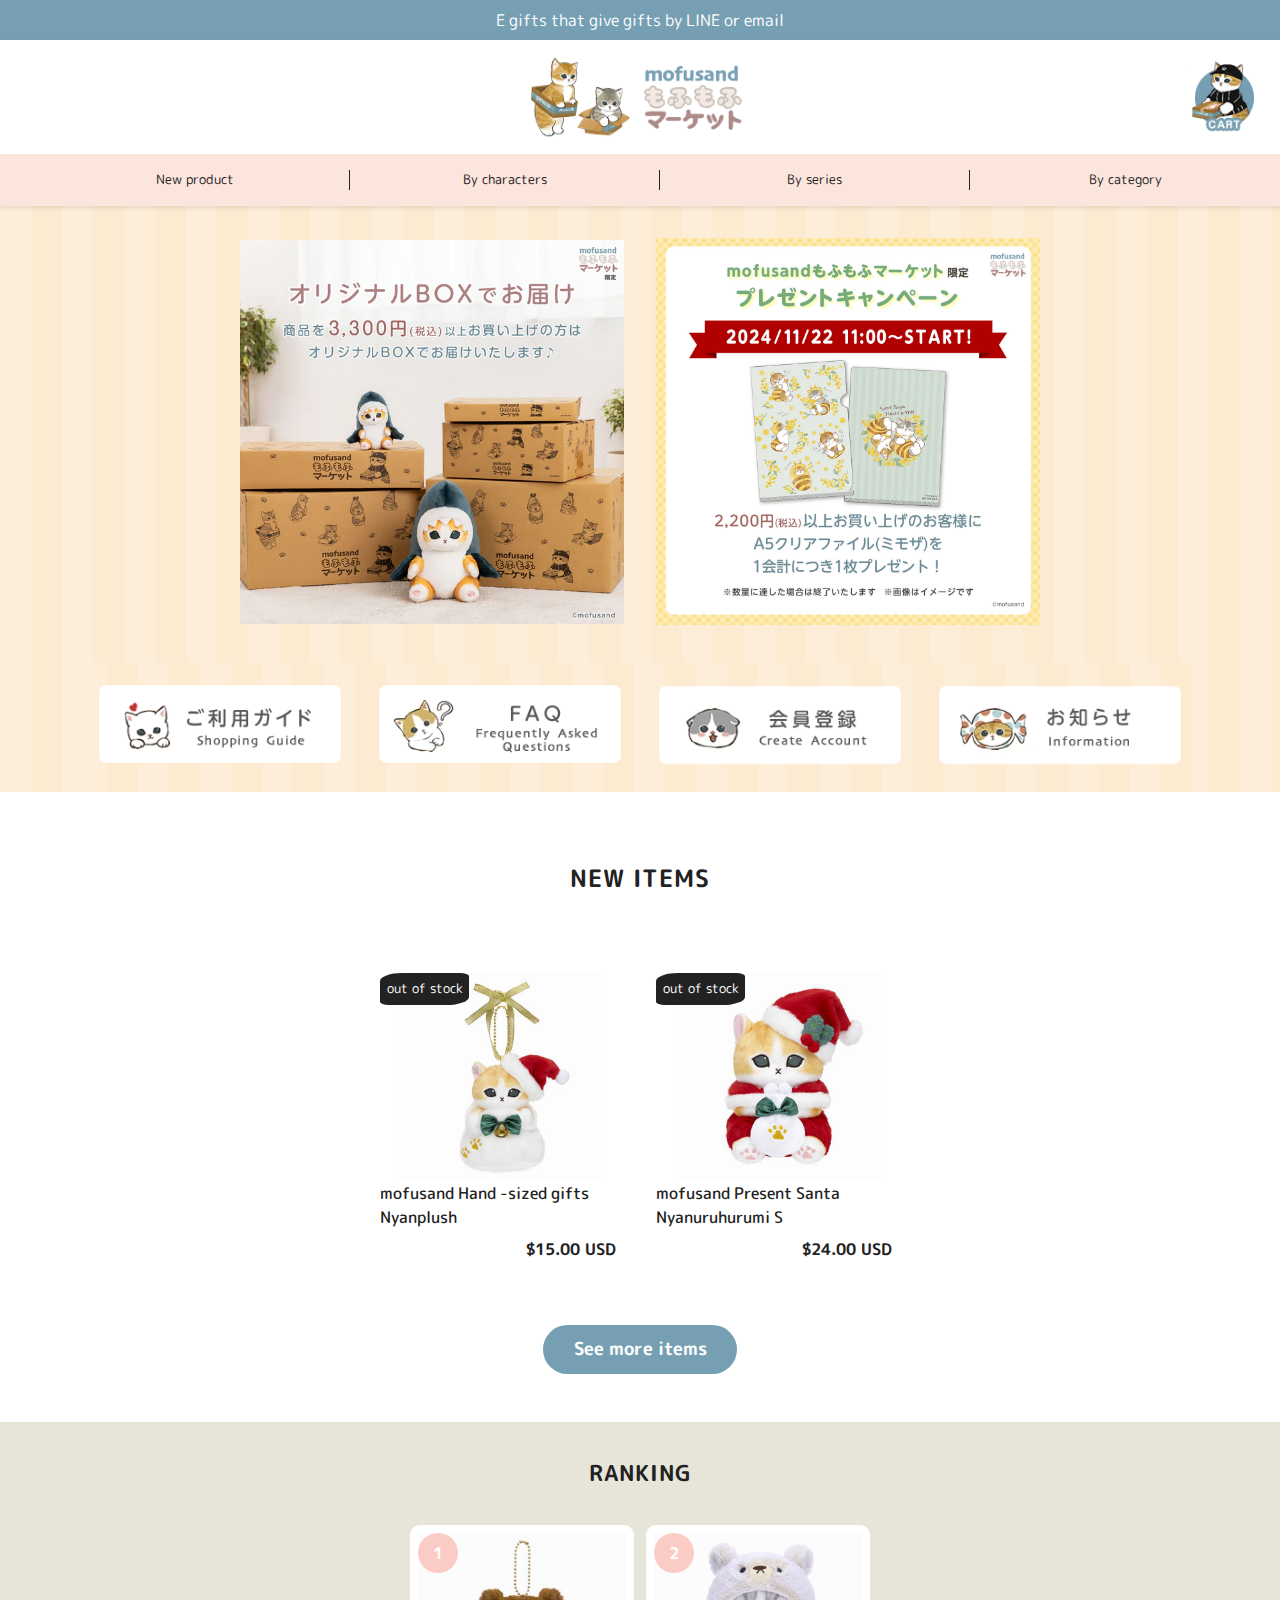
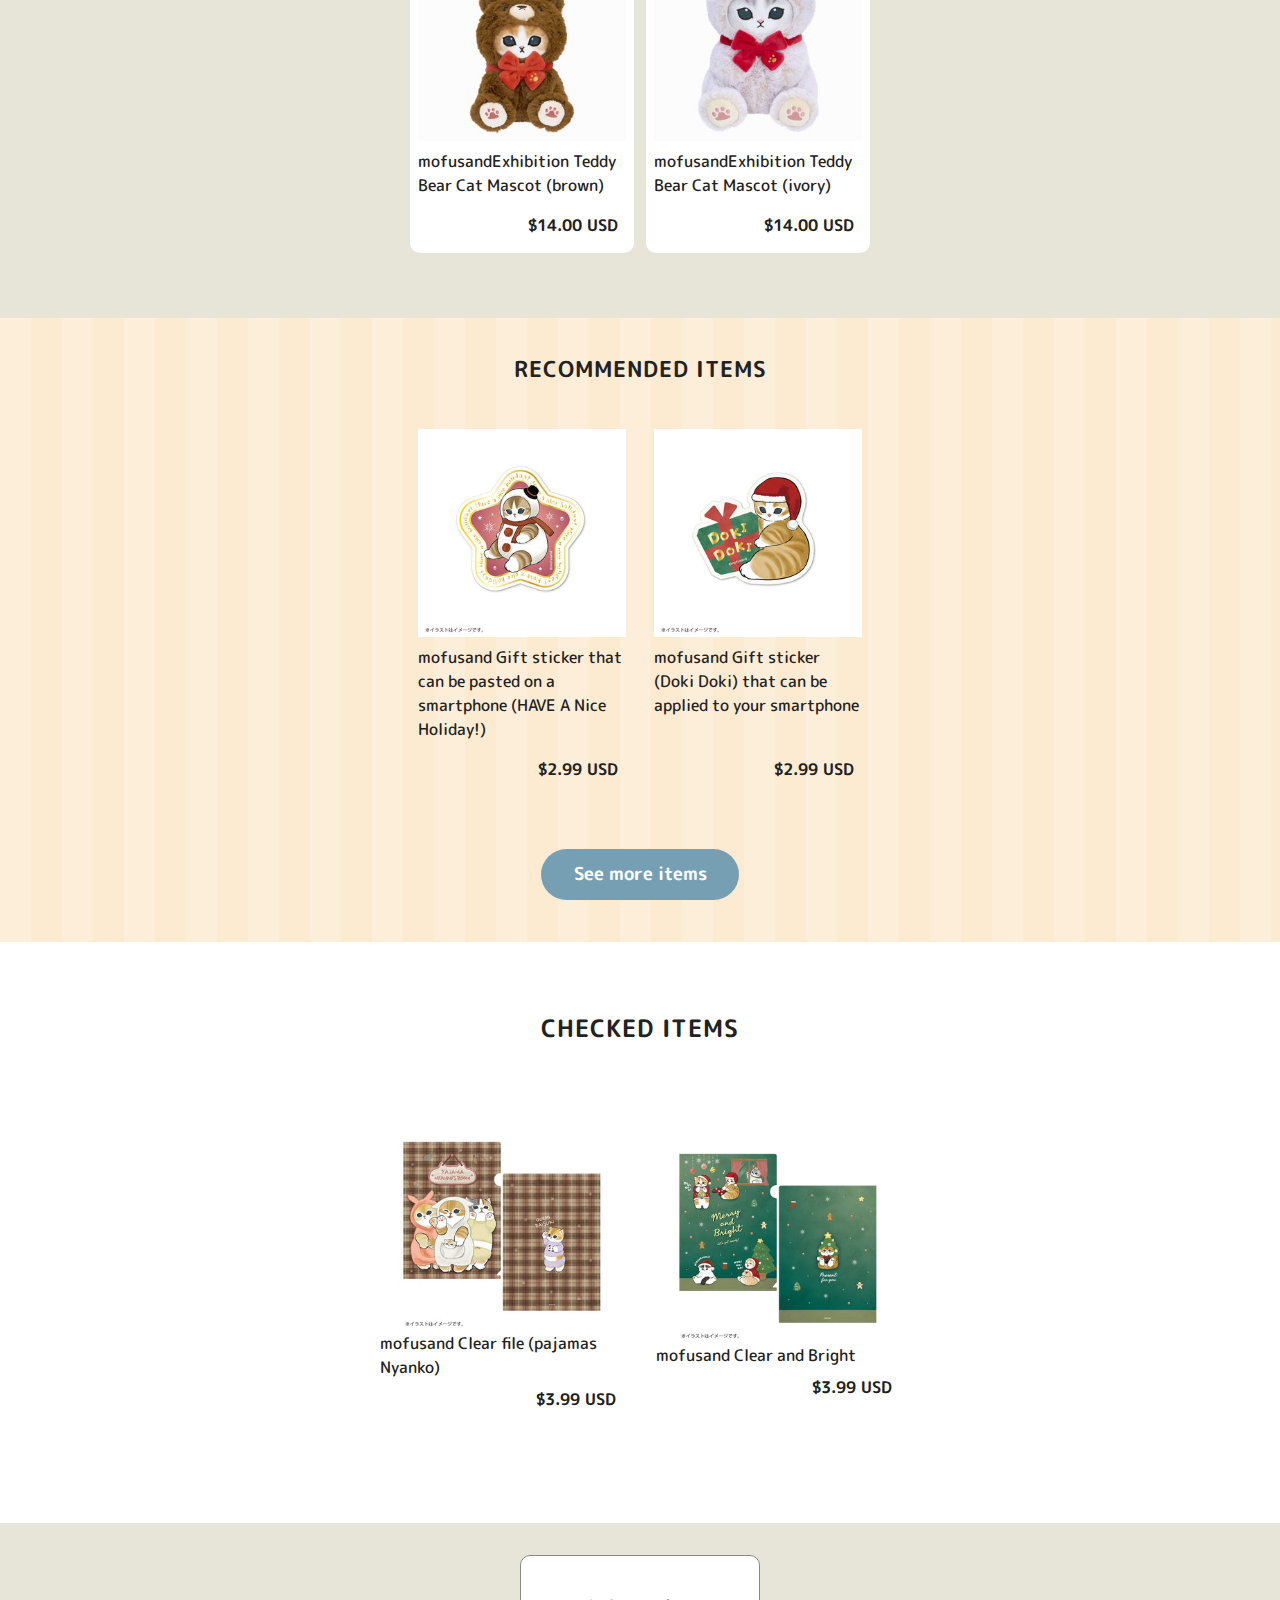
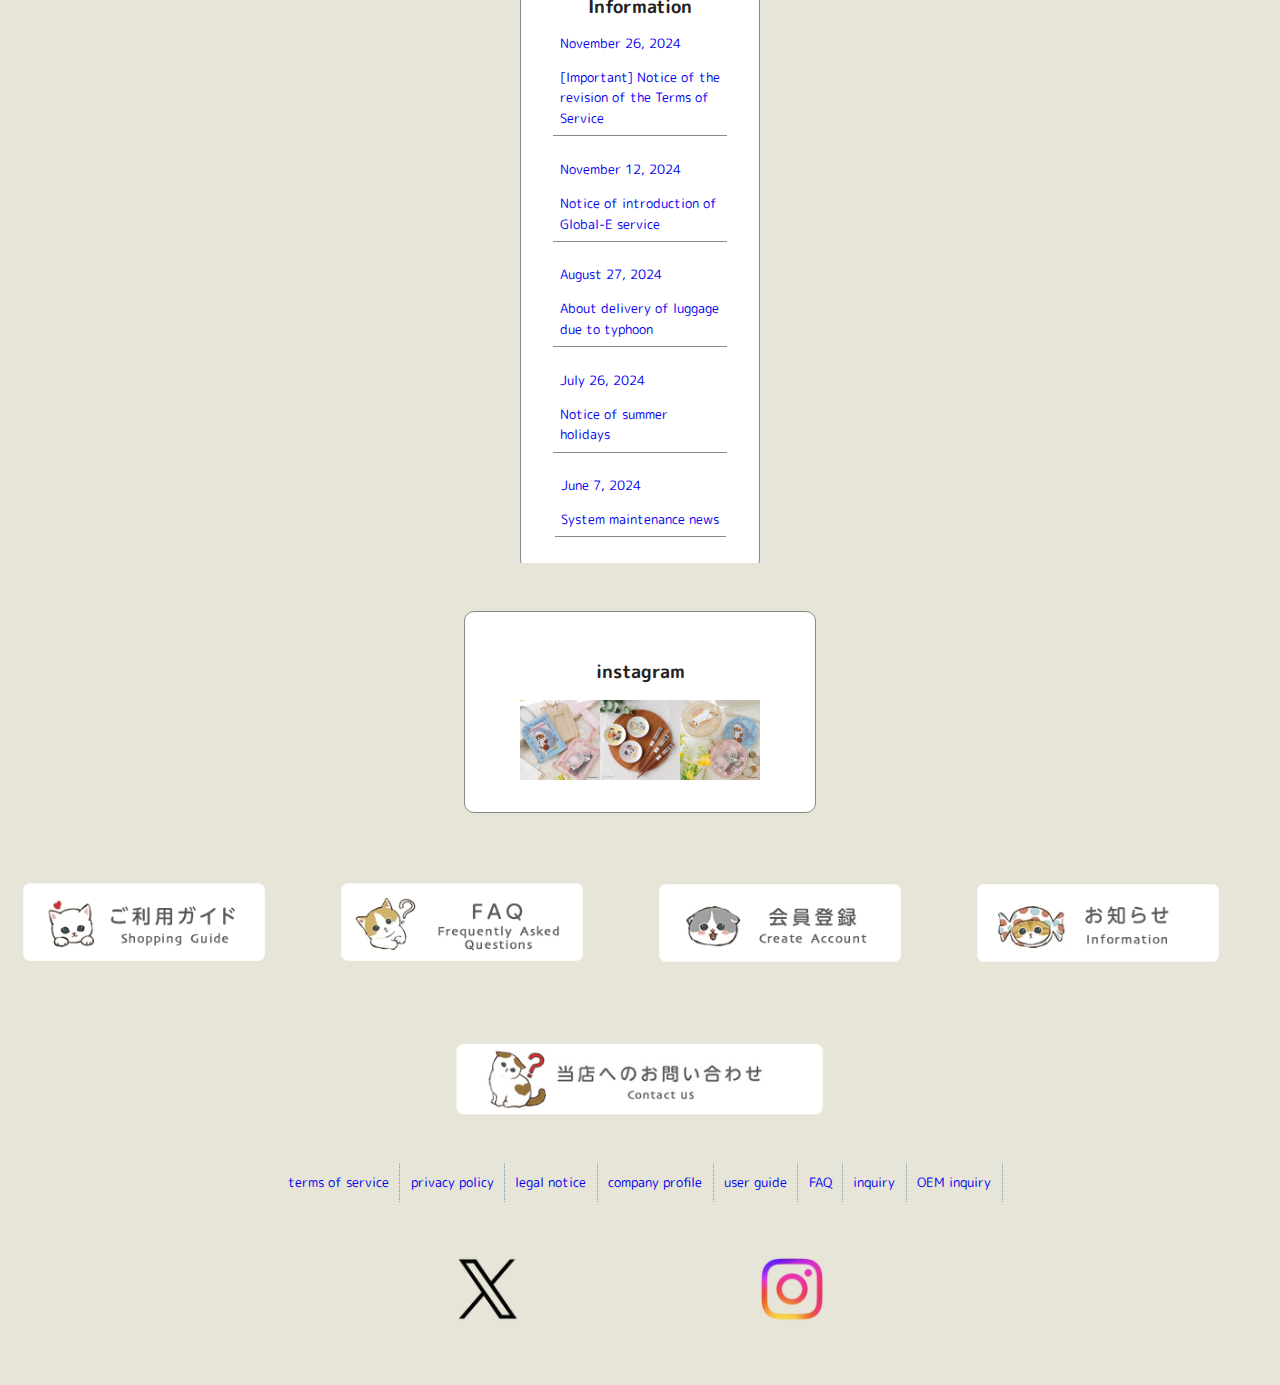
<file: basiswebsite/index.html>
<!DOCTYPE html>
<html lang="en">

<head>
	<meta charset="UTF-8">
	<meta name="author" content="Melissa Aksoy">
	<meta name="viewport" content="width=device-width, initial-scale=1.0">

	<title>Mofusand home</title>

	<link href="styles/style.css" rel="stylesheet">
	<link href="styles/main.css" rel="stylesheet">
	<link rel="icon" type="image/svg+xml" href="images/apple-touch-icon.png">
	<link href="https://fonts.googleapis.com/css2?family=M+PLUS+Rounded+1c:wght@400;700&display=swap" rel="stylesheet">

</head>

<body>
	<section>
		<p>E gifts that give gifts by LINE or email</p>
	</section>
	<header>

		<img src="images/mofulogo.png"
			alt="mofusand logo saying 'mofusand mofumofu market' orange and gray cat in a box next to it.">

		<img src="images/mofucart.png" alt="'cart' cat wearing black delivery person clothing">


		<button> <img src="images/icon_menu.png" alt="menu"></button>
		<nav>
			<button><img src="images/icon_close.png" alt="close menu"></button>
			<ul>
				<li><a href="#">New product</a></li>
				<li><a href="#">By characters</a></li>
				<li><a href="#">By series</a></li>
				<li><a href="#">By category</a></li>
			</ul>
		</nav>



	</header>

	<main>
		<section aria-label="Image Slideshow">

			<ul>
				<li>
					<a href="#">
						<img src="images/eerstepicslide.png" alt="Image with shark cat and boxes">
					</a>
				</li>
				<li>
					<a href="#">
						<img src="images/slideshowreal1.png"
							alt="Image with phone and an app where you can send gifts to each other">
					</a>
				</li>
			</ul>

		</section>


		<section>
			<ul>
				<li> <a href="#"><img src="images/shoppinguide.png"
							alt="shopping guide button with a white cat next to it."> </a></li>


				<li><a href="#"> <img src="images/frequentlyasked.png"
							alt="FAQ button with an orange/white cat next to it."> </a></li>


				<li> <a href="#"><img src="images/createacc.png"
							alt="create account button with a gray/white cat next to it.">
					</a>
				</li>

				<li><a href="#"> <img src="images/info.png" alt="information button"> </a> </li>
			</ul>
		</section>


		<section>
			<h2>NEW ITEMS</h2>
			<ul>
				<li>


					<h3> mofusand Hand -sized gifts Nyanplush </h3>

					<h4> $15.00 USD </h4>

					<p> out of stock </p>

					<img src="images/smallplush.png" alt="Nyanplush cat">

				</li>
				<li>

					<h3>mofusand Present Santa Nyanuruhurumi S</h3>

					<h4> $24.00 USD </h4>

					<p>out of stock</p>

					<img src="images/bigplush.png" alt="Santa Nyanuruhurumi cat plush">

				</li>
			</ul>

			<a href="#">See more items</a>
		</section>


		<section>
			<h2>RANKING</h2>

			<ul>
				<li>
					<p>1</p>

					<h3> mofusand&shy;Exhibition Teddy Bear Cat Mascot (brown)</h3>

					<h4>$14.00 USD</h4>

					<img src="images/brownb.png" alt="orange/white cat disguised as a brown bear in a fluffy suit">
				</li>
				<li>
					<p>2</p>

					<h3>mofusand&shy;Exhibition Teddy Bear Cat Mascot (ivory)</h3>

					<h4>$14.00 USD</h4>

					<img src="images/ivoryb.png" alt="gray/white cat disguised as an ivory bear in a fluffy suit.">
				</li>
			</ul>
		</section>

		<section>
			<h2>RECOMMENDED ITEMS</h2>

			<ul>
				<li>

					<img src="images/happyholidays.png" alt="orange/white cat phone sticker. cat is in winter clothing">

					<h3> mofusand Gift sticker that can be pasted on a smartphone (HAVE A Nice Holiday!)</h3>

					<h4>$2.99 USD</h4>
				</li>
				<li>

					<img src="images/dokidoki.png"
						alt="orange/white cat phone sticker wearing a santa hat and holding a gift with 'dokidoki' on it.">

					<h3>mofusand Gift sticker (Doki Doki) ​​that can be applied to your smartphone</h3>

					<h4>$2.99 USD</h4>
				</li>
			</ul>

			<a href="#">See more items</a>


		</section>
		<section>
			<h2>CHECKED ITEMS</h2>

			<ul>
				<li>

					<img src="images/nyanko.png" alt="brown file with cats in pajamas on it">

					<h3> mofusand Clear file (pajamas Nyanko)</h3>

					<h4>$3.99 USD</h4>
				</li>
				<li>

					<img src="images/green.png" alt="gray/white cat disguised as an ivory bear in a fluffy suit.">

					<h3>mofusand Clear and Bright</h3>

					<h4>$3.99 USD</h4>
				</li>
			</ul>
		</section>



		<section>
			<div>
				<h2>Information</h2>
				<ul>
					<li> <a href="#">
							<p>
								<time datetime="November 26, 2024">November 26, 2024</time>
							</p>
							<p>[Important] Notice of the revision of the Terms of Service </p>
						</a>
					</li>

					<li> <a href="#">
							<p>
								<time datetime="November 12, 2024">November 12, 2024</time>
							</p>
							<p>Notice of introduction of Global-E service</p>
						</a>
					</li>

					<li> <a href="#">
							<p>
								<time datetime="August 27, 2024">August 27, 2024</time>
							</p>
							<p>About delivery of luggage due to typhoon</p>
						</a>
					</li>

					<li> <a href="#">
							<p>
								<time datetime="July 26, 2024">July 26, 2024</time>
							</p>
							<p>Notice of summer holidays</p>
						</a>
					</li>

					<li> <a href="#">
							<p>
								<time datetime="June 7, 2024">June 7, 2024</time>
							</p>
							<p>System maintenance news</p>
						</a>
					</li>

				</ul>
			</div>
		</section>



		<section>
			<div>
				<h2>instagram</h2>

				<ul>
					<li><img src="images/img1insta.jpeg" alt=""></li>
					<li><img src="images/img2.jpeg" alt=""></li>
					<li><img src="images/img3.jpeg" alt=""></li>
				</ul>
			</div>
		</section>

		<section>
			<ul>
				<li> <a href="#"><img src="images/shoppinguide.png"
							alt="shopping guide button with a white cat next to it."> </a></li>


				<li><a href="#"> <img src="images/frequentlyasked.png"
							alt="FAQ button with an orange/white cat next to it."> </a></li>


				<li> <a href="#"><img src="images/createacc.png"
							alt="create account button with a gray/white cat next to it.">
					</a>
				</li>

				<li><a href="#"> <img src="images/info.png" alt="information button"> </a> </li>
			</ul>
		</section>


	</main>
	<footer>

		<img src="images/contact.png" alt="contact us">

		<ul>
			<li><a href="#">terms of service</a></li>
			<li><a href="#">privacy policy</a></li>
			<li><a href="#">legal notice</a></li>
			<li><a href="#">company profile</a></li>
			<li><a href="#">user guide</a></li>
			<li><a href="#">FAQ</a></li>
			<li><a href="#">inquiry</a></li>
			<li><a href="#">OEM inquiry</a></li>
		</ul>

		<section>
			<ul>
				<li><img src="images/twitter.png" alt="twitter logo"></li>
				<li><img src="images/insta.png" alt="instagram logo"></li>
			</ul>
		</section>

	</footer>

	<script defer src="scripts/script.js"></script>
</body>

</html>
</file>
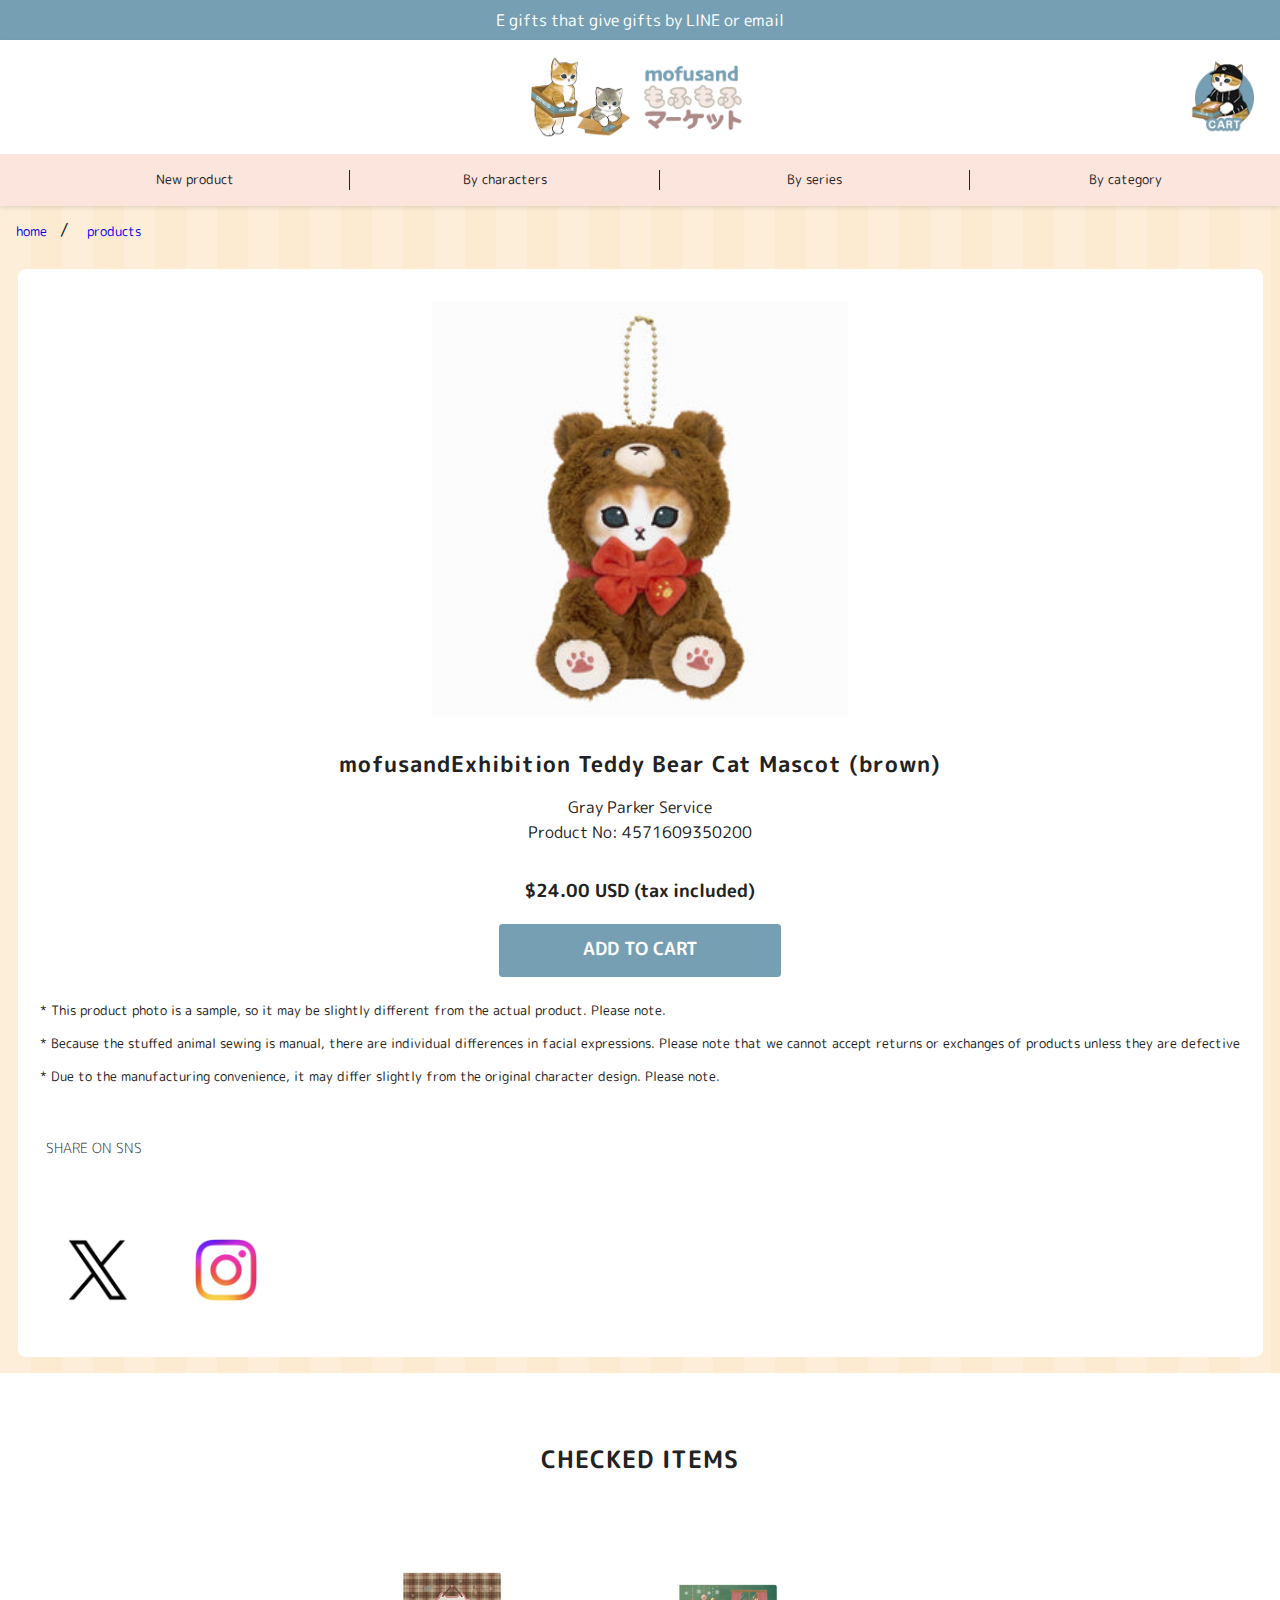
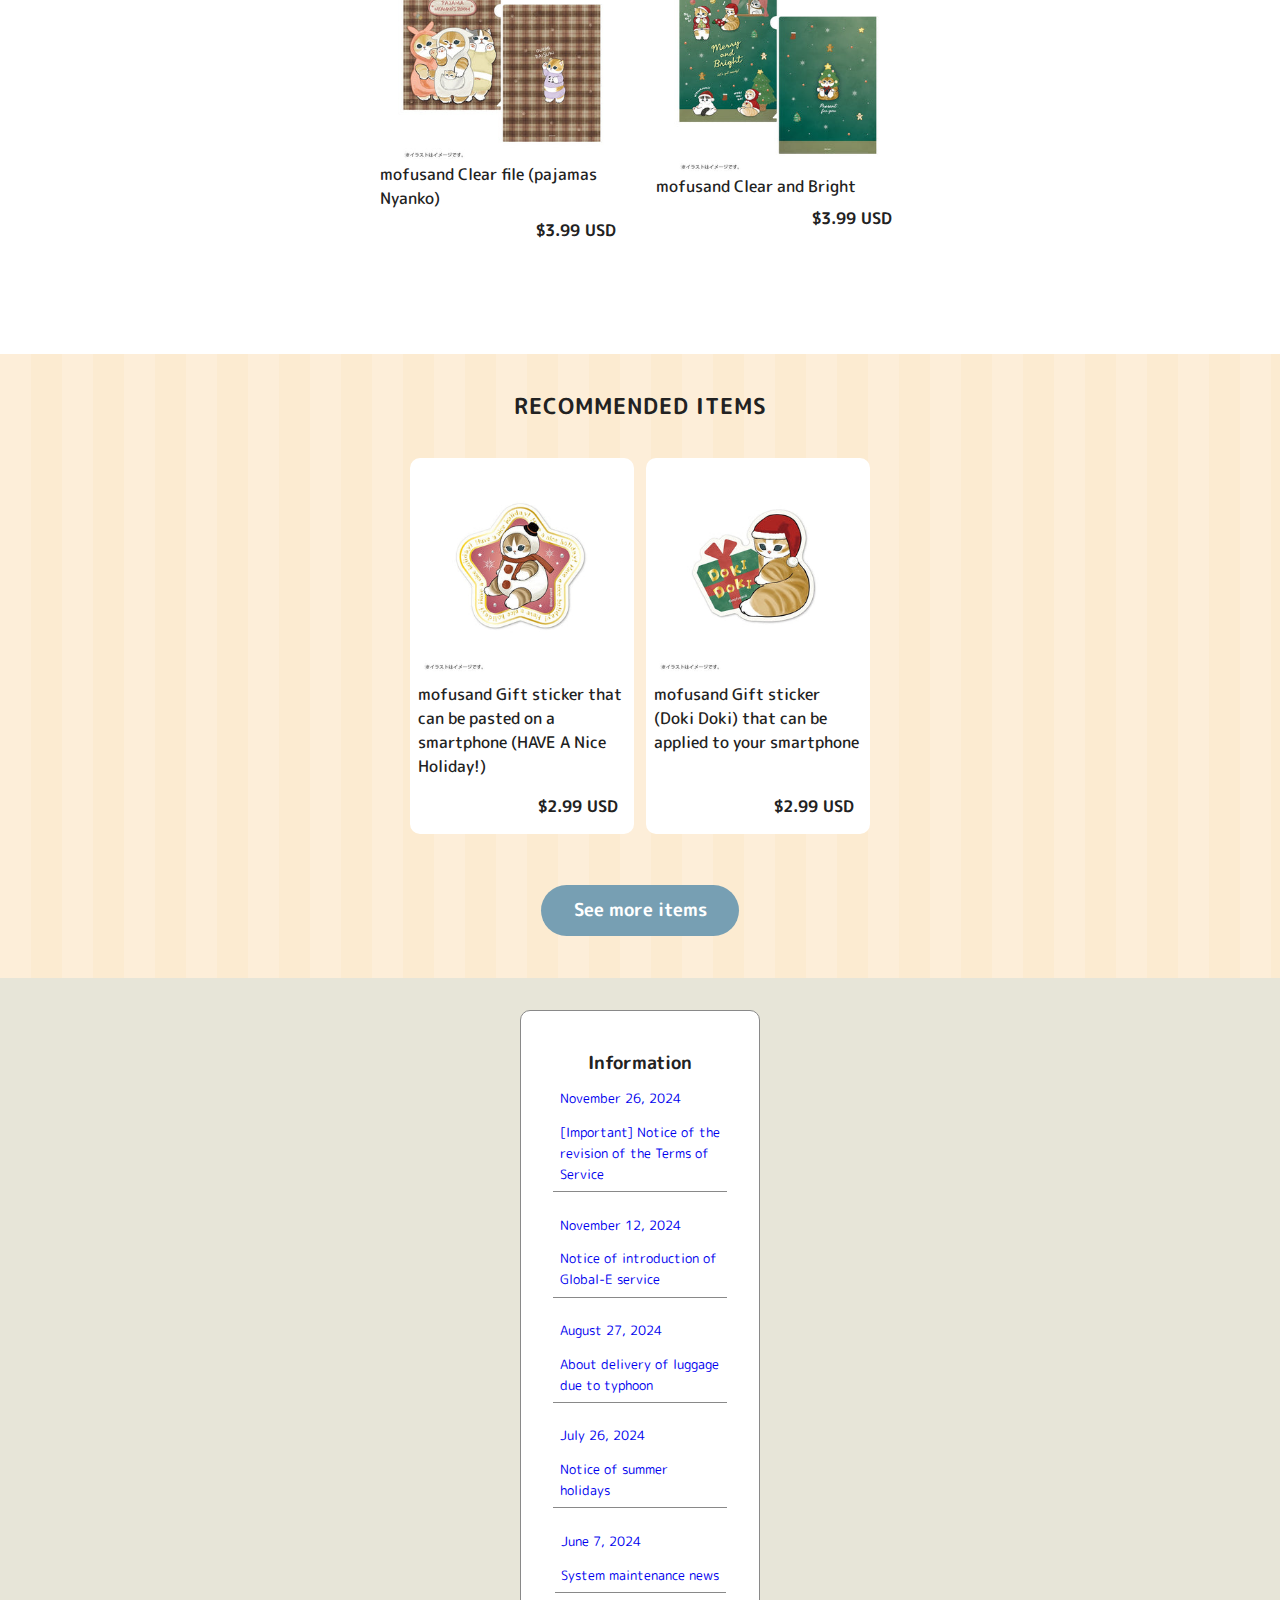
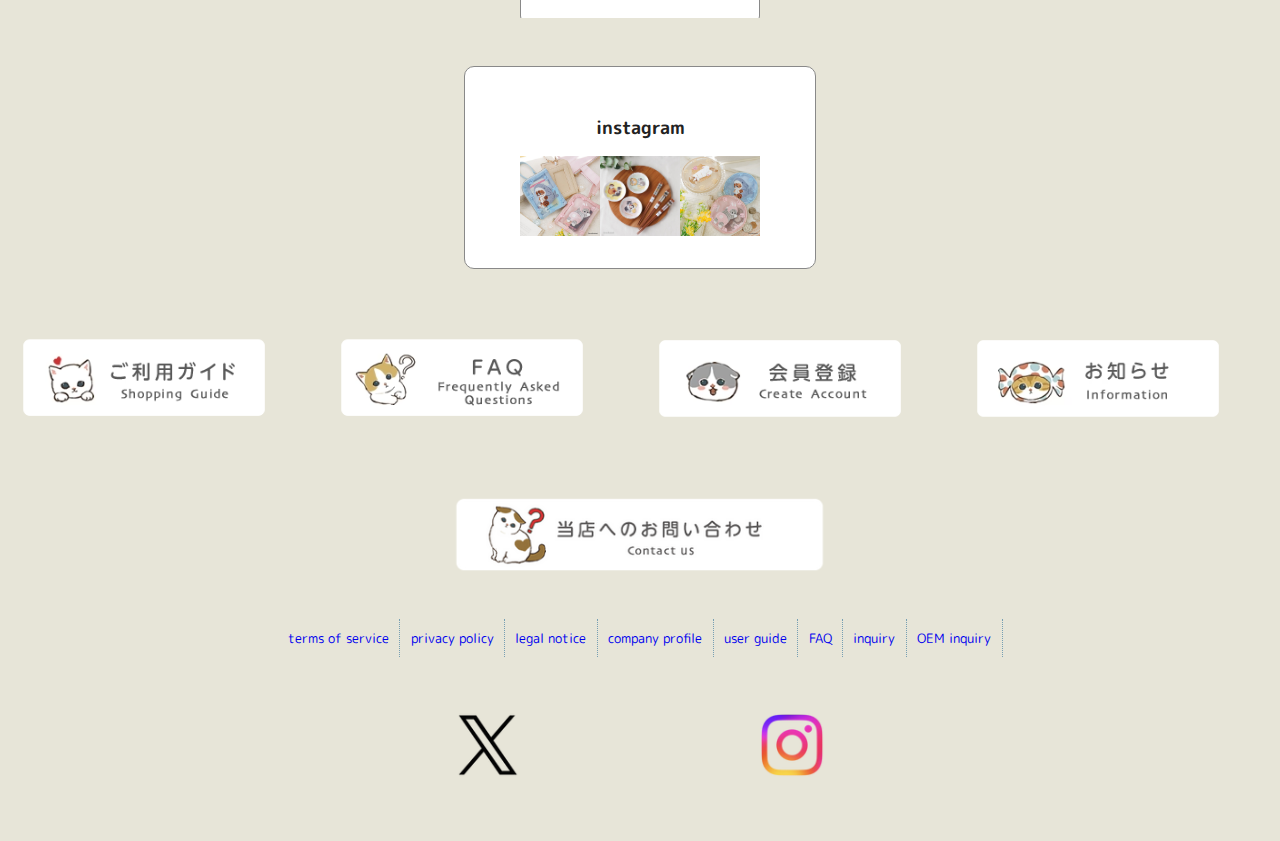
<file: basiswebsite/productpage.html>
<!DOCTYPE html>
<html lang="en">

<head>
    <meta charset="UTF-8">
    <meta name="author" content="Melissa Aksoy">
    <meta name="viewport" content="width=device-width, initial-scale=1.0">

    <title>Mofusand product</title>

    <link href="styles/style2.css" rel="stylesheet">
    <link href="styles/main.css" rel="stylesheet">
    <link rel="icon" type="image/svg+xml" href="images/apple-touch-icon.png">
    <link href="https://fonts.googleapis.com/css2?family=M+PLUS+Rounded+1c:wght@400;700&display=swap" rel="stylesheet">

</head>

<body>
    <section>
        <p>E gifts that give gifts by LINE or email</p>
    </section>
    <header>

        <img src="images/mofulogo.png"
            alt="mofusand logo saying 'mofusand mofumofu market' orange and gray cat in a box next to it.">

        <img src="images/mofucart.png" alt="'cart' cat wearing black delivery person clothing">


        <button> <img src="images/icon_menu.png" alt="menu"></button>
        <nav>
            <button><img src="images/icon_close.png" alt="close menu"></button>
            <ul>
                <li><a href="#">New product</a></li>
                <li><a href="#">By characters</a></li>
                <li><a href="#">By series</a></li>
                <li><a href="#">By category</a></li>
            </ul>
        </nav>

    </header>


    <main>
        <section>
            <ul>
                <li>
                    <a href="#">home</a>
                </li>
                <li>
                    <a href="#">products</a>
                </li>
            </ul>
        </section>

        <section>
            <img src="images/brownb.png" alt="cat in brown bear suit">

            <h2>mofusand­Exhibition Teddy Bear Cat Mascot (brown)</h2>

            <ul>
                <li>Gray Parker Service</li>
                <li>Product No: 4571609350200 </li>
            </ul>

            <h3>$24.00 USD (tax included) </h3>

            <a href="#">ADD TO CART</a>


            <ul>
                <li>* This product photo is a sample, so it may be slightly different from the actual product. Please
                    note.</li>
                <li>* Because the stuffed animal sewing is manual, there are individual differences in facial
                    expressions. Please note that we cannot accept returns or exchanges of products unless they are
                    defective </li>
                <li>* Due to the manufacturing convenience, it may differ slightly from the original character design.
                    Please note. </li>
            </ul>

            <h4>SHARE ON SNS</h4>


            <ul>
                <li><img src="images/twitter.png" alt="twitter logo"></li>
                <li><img src="images/insta.png" alt="instagram logo"></li>
            </ul>


        </section>


        <section>
            <h2>CHECKED ITEMS</h2>

            <ul>
                <li>

                    <img src="images/nyanko.png" alt="brown file with cats in pajamas on it">

                    <h3> mofusand Clear file (pajamas Nyanko)</h3>

                    <h4>$3.99 USD</h4>
                </li>
                <li>

                    <img src="images/green.png" alt="gray/white cat disguised as an ivory bear in a fluffy suit.">

                    <h3>mofusand Clear and Bright</h3>

                    <h4>$3.99 USD</h4>
                </li>
            </ul>
        </section>

        <section>
            <h2>RECOMMENDED ITEMS</h2>

            <ul>
                <li>

                    <img src="images/happyholidays.png" alt="orange/white cat phone sticker. cat is in winter clothing">

                    <h3> mofusand Gift sticker that can be pasted on a smartphone (HAVE A Nice Holiday!)</h3>

                    <h4>$2.99 USD</h4>
                </li>
                <li>

                    <img src="images/dokidoki.png"
                        alt="orange/white cat phone sticker wearing a santa hat and holding a gift with 'dokidoki' on it.">

                    <h3>mofusand Gift sticker (Doki Doki) ​​that can be applied to your smartphone</h3>

                    <h4>$2.99 USD</h4>
                </li>
            </ul>

            <a href="#">See more items</a>


        </section>
       

        <section>
            <div>
                <h2>Information</h2>
                <ul>
                    <li> <a href="#">
                            <p>
                                <time datetime="November 26, 2024">November 26, 2024</time>
                            </p>
                            <p>[Important] Notice of the revision of the Terms of Service </p>
                        </a>
                    </li>

                    <li> <a href="#">
                            <p>
                                <time datetime="November 12, 2024">November 12, 2024</time>
                            </p>
                            <p>Notice of introduction of Global-E service</p>
                        </a>
                    </li>

                    <li> <a href="#">
                            <p>
                                <time datetime="August 27, 2024">August 27, 2024</time>
                            </p>
                            <p>About delivery of luggage due to typhoon</p>
                        </a>
                    </li>

                    <li> <a href="#">
                            <p>
                                <time datetime="July 26, 2024">July 26, 2024</time>
                            </p>
                            <p>Notice of summer holidays</p>
                        </a>
                    </li>

                    <li> <a href="#">
                            <p>
                                <time datetime="June 7, 2024">June 7, 2024</time>
                            </p>
                            <p>System maintenance news</p>
                        </a>
                    </li>

                </ul>
            </div>
        </section>



        <section>
            <div>
                <h2>instagram</h2>

                <ul>
                    <li><img src="images/img1insta.jpeg" alt=""></li>
                    <li><img src="images/img2.jpeg" alt=""></li>
                    <li><img src="images/img3.jpeg" alt=""></li>
                </ul>
            </div>
        </section>

        <section>
            <ul>
                <li> <a href="#"><img src="images/shoppinguide.png"
                            alt="shopping guide button with a white cat next to it."> </a></li>


                <li><a href="#"> <img src="images/frequentlyasked.png"
                            alt="FAQ button with an orange/white cat next to it."> </a></li>


                <li> <a href="#"><img src="images/createacc.png"
                            alt="create account button with a gray/white cat next to it.">
                    </a>
                </li>

                <li><a href="#"> <img src="images/info.png" alt="information button"> </a> </li>
            </ul>
        </section>

    </main>

    <footer>

        <img src="images/contact.png" alt="contact us">

        <ul>
            <li><a href="#">terms of service</a></li>
            <li><a href="#">privacy policy</a></li>
            <li><a href="#">legal notice</a></li>
            <li><a href="#">company profile</a></li>
            <li><a href="#">user guide</a></li>
            <li><a href="#">FAQ</a></li>
            <li><a href="#">inquiry</a></li>
            <li><a href="#">OEM inquiry</a></li>
        </ul>

        <section>
            <ul>
                <li><img src="images/twitter.png" alt="twitter logo"></li>
                <li><img src="images/insta.png" alt="instagram logo"></li>
            </ul>
        </section>

    </footer>

    <script defer src="scripts/script.js"></script>
</body>

</html>
</file>
<file: basiswebsite/styles/style.css>
* {
  margin: 0;
  box-sizing: border-box;
}


/* --------------main---------------*/

main {
  background-image: url(../images/bg_mofu.png);
}



/* --------klein scherm----------*/

@media (max-width: 769px) {

  /* --------slideshow----------*/


  main section:nth-of-type(1) {
    display: flex;
    flex-direction: row;
    justify-content: center;
    align-items: center;
    background-image: url(../images/bg_mofu.png);
    position: relative;
    height: auto;
    overflow: hidden;
  }

  main section:nth-of-type(1) ul {
    list-style: none;
    display: flex;
    flex-direction: row;
    align-items: center;
    overflow-x: auto;
    scroll-behavior: smooth;
    padding: 2em;
    width: 100%;
    gap: 1em;
    margin: 0;
  }

  main section:nth-of-type(1) ul li {
    flex: 0 0 100%;
    display: flex;
    justify-content: center;
  }

  main section:nth-of-type(1) ul li img {
    max-width: 70vw;
    display: block;
    object-fit: cover;
  }

  /* ---------- 4 images -----------*/

  section:nth-of-type(2) ul {
    background-image: url(../images/bg_mofu.png);
    display: grid;
    grid-template-columns: repeat(2, minmax(0, 1fr));
    place-items: center;
    align-items: center;
    justify-items: center;
    justify-self: center;
    list-style: none;
    gap: 0.5em;
    padding: 0.5em;
  }

  section:nth-of-type(2) img {
    width: 40vw;
  }

  /* --------------tweede section 'new items'---------------*/

  section:nth-of-type(3) {
    background-color: var(--color-text2);
    padding: 3em;
    gap: 2em;
  }

  section:nth-of-type(3) h2 {
    text-align: center;
    font-family: "M PLUS Rounded 1c", sans-serif;
    font-weight: 700;
    font-size: 1.4em;
    letter-spacing: 1px;
    line-height: 1.2;
  }

  section:nth-of-type(3) ul {
    display: grid;
    grid-template-columns: 1fr 1fr;
    justify-content: center;
    align-items: center;
    list-style: none;
    padding: 2.5em;
  }

  section:nth-of-type(3) li {
    display: grid;
    grid-template-rows: max-content 1fr;
    padding: 1em;
  }

  section:nth-of-type(3) ul li img {
    width: 10em;
    grid-column-start: 1;
    grid-column-end: -1;
    grid-row-start: 1;
  }

  section:nth-of-type(3) h3 {
    font-family: "M PLUS Rounded 1c", sans-serif;
    font-size: 1em;
    line-height: 1.5;
    font-weight: 500;
    text-align: left;
  }

  section:nth-of-type(3) h4 {
    font-family: "M PLUS Rounded 1c", sans-serif;
    font-size: 1em;
    line-height: 1.5;
    font-weight: 600;
    text-align: right;
    margin: 0;
    padding: 0.5em;
  }

  section:nth-of-type(3) ul li p {
    max-width: 10em;
    background-color: var(--outof-color);
    color: var(--linecolor, #FFFFFF);
    padding: 0.5em;
    font-size: small;
    font-family: "M PLUS Rounded 1c", sans-serif;
    border-radius: 25% 10%;
    grid-column-start: 1;
    grid-column-end: -1;
    grid-row-start: 1;
    z-index: 1;
    justify-self: start;
    align-self: start;
  }


  section:nth-of-type(3) a:nth-of-type(1) {
    background-color: var(--color-background2);
    color: var(--linecolor, #FFFFFF);
    display: grid;
    place-items: center;
    font-size: medium;
    border-radius: 40px;
    text-decoration: none;
    margin-inline: auto;
    font-family: "M PLUS Rounded 1c", sans-serif;
    font-weight: 600;
    font-size: 1.1em;
    width: 11em;
    height: 2.8em;
    text-align: center;
  }


/* ----------------ranking ----------------- */


section:nth-of-type(4) {
  background-color: var(--color-background3);
  display: flex;
  flex-direction: column;
  align-items: center;
  padding: 1em;
  padding-bottom: 3em;
}

section:nth-of-type(4) h2 {
  text-align: center;
  font-family: "M PLUS Rounded 1c", sans-serif;
  font-weight: 700;
  font-size: 1.4em;
  letter-spacing: 1px;
  line-height: 1.2;
  padding: 1em;
}

section:nth-of-type(4) h3 {
  font-family: "M PLUS Rounded 1c", sans-serif;
  font-size: 1em;
  line-height: 1.5;
  font-weight: 500;
  text-align: left;
}

section:nth-of-type(4) h4 {
  font-family: "M PLUS Rounded 1c", sans-serif;
  font-size: 1em;
  line-height: 1.5;
  font-weight: 600;
  text-align: right;
  margin: 0;
  padding: 0.5em;
}

section:nth-of-type(4) ul {
  display: grid;
  grid-template-columns: 1fr 1fr;
  list-style: none;
  padding: 0;
  gap: 0.5em;
}

section:nth-of-type(4) li {
  display: grid;
  grid-template-rows: max-content 1fr;
  padding: 0.5em;
  gap: 0.5em;
}

section:nth-of-type(4) ul li img {
  width: 100%;
  grid-column-start: 1;
  grid-column-end: -1;
  grid-row-start: 1;
}

section:nth-of-type(4) ul li {
  background-color: var(--color-text2);
  border-radius: 10px;

}

section:nth-of-type(4) ul li p {
  background-color: var(--color-ranking5);
  width: 2.5em;
  color: var(--linecolor, #FFFFFF);
  padding: 0.5em;
  font-size: medium;
  font-weight: 700;
  border-radius: 25% 10%;
  grid-column-start: 1;
  grid-column-end: -1;
  grid-row-start: 1;
  z-index: 1;
  text-align: center;
  justify-self: start;
  align-self: start;
  border-radius: 50%;
}

/* -----------------recommended items ------------------- */

section:nth-of-type(5) {
  display: flex;
  flex-direction: column;
  align-items: center;
  padding: 1em;
  padding-bottom: 1em;
}

section:nth-of-type(5) h2 {
  text-align: center;
  font-family: "M PLUS Rounded 1c", sans-serif;
  font-weight: 700;
  font-size: 1.4em;
  letter-spacing: 1px;
  line-height: 1.2;
  padding: 1em;
  color: var(--outof-color);
}

section:nth-of-type(5) h3 {
  font-family: "M PLUS Rounded 1c", sans-serif;
  font-size: 1em;
  line-height: 1.5;
  font-weight: 500;
  text-align: left;
}

section:nth-of-type(5) h4 {
  font-family: "M PLUS Rounded 1c", sans-serif;
  font-size: 1em;
  line-height: 1.5;
  font-weight: 600;
  text-align: right;
  margin: 0;
  padding: 0.5em;
}

section:nth-of-type(5) ul {
  display: grid;
  grid-template-columns: 1fr 1fr;
  list-style: none;
  padding: 0;
  gap: 0.5em;
}

section:nth-of-type(5) li {
  display: grid;
  grid-template-rows: max-content 1fr;
  padding: 0.5em;
  gap: 0.5em;
}

section:nth-of-type(5) ul li img {
  width: 100%;
  grid-column-start: 1;
  grid-column-end: -1;
  grid-row-start: 1;
}

section:nth-of-type(5) ul li {
  background-color: var(--color-text2);
  border-radius: 10px;
  border: 1px solid var(--color-text1);
}

section:nth-of-type(5) a:nth-of-type(1) {
  background-color: var(--color-background2);
  color: var(--linecolor, #FFFFFF);
  display: grid;
  place-items: center;
  font-size: medium;
  border-radius: 40px;
  text-decoration: none;
  margin-inline: auto;
  font-family: "M PLUS Rounded 1c", sans-serif;
  font-weight: 600;
  font-size: 1.1em;
  width: 11em;
  height: 2.8em;
  text-align: center;
  margin: 2em;
}

/* ----------checked items---------------*/

section:nth-of-type(6) {
  background-color: var(--color-text2);
  padding: 3em;
  gap: 2em;
}

section:nth-of-type(6) h2 {
  text-align: center;
  font-family: "M PLUS Rounded 1c", sans-serif;
  font-weight: 700;
  font-size: 1.4em;
  letter-spacing: 1px;
  line-height: 1.2;
}

section:nth-of-type(6) ul {
  display: grid;
  grid-template-columns: 1fr 1fr;
  justify-content: center;
  align-items: center;
  list-style: none;
  padding: 2.5em;
}

section:nth-of-type(6) li {
  display: grid;
  grid-template-rows: max-content 1fr;
  padding: 1em;
}

section:nth-of-type(6) ul li img {
  width: 10em;
  grid-column-start: 1;
  grid-column-end: -1;
  grid-row-start: 1;
}

section:nth-of-type(6) h3 {
  font-family: "M PLUS Rounded 1c", sans-serif;
  font-size: 1em;
  line-height: 1.5;
  font-weight: 500;
  text-align: left;
}

section:nth-of-type(6) h4 {
  font-family: "M PLUS Rounded 1c", sans-serif;
  font-size: 1em;
  line-height: 1.5;
  font-weight: 600;
  text-align: right;
  margin: 0;
  padding: 0.5em;
}

/* ----------------information------------------ */

section:nth-of-type(7) {
  background-color: var(--color-background3);
  padding: 2em;
  height: 40em;
}

div {
  display: grid;
  grid-template-columns: 1fr;
  justify-self: center;
  background-color: var(--color-text2);
  border-radius: 10px;
  width: 15em;
  padding: 2em;
  border: 1px solid var(--color-info6);
}

section:nth-of-type(7) h2 {
  margin: 0.5em;
  text-align: center;
  font-family: "M PLUS Rounded 1c", sans-serif;
  font-weight: 700;
  font-size: 1.1em;
  line-height: 1.2;
}

section:nth-of-type(7) ul {
  display: grid;
  justify-items: center;
  list-style: none;
  padding: 0;
  margin: 0;
  gap: 1em;
}

section:nth-of-type(7) ul li {
  display: grid;
  max-width: fit-content;
  border-bottom: 1px solid var(--color-info6);
  list-style: none;
  justify-self: center;
  width: 100%;
}

section:nth-of-type(7) ul li a {
  text-decoration: none;
}

section:nth-of-type(7) ul li p {
  font-family: "M PLUS Rounded 1c", sans-serif;
  line-height: 1.6;
  font-size: small;
  padding: 0.5em;
  text-align: start;
  margin: 0 auto;
}

/* ------------------instagram---------------------- */

section:nth-of-type(8) h2 {
  padding: 1em;
  text-align: center;
  font-family: "M PLUS Rounded 1c", sans-serif;
  font-weight: 700;
  font-size: 1.1em;
  line-height: 1.2;
}

section:nth-of-type(8) div {
  width: 22em;
}

section:nth-of-type(8) {
  background-color: var(--color-background3);
  padding: 3em;
}

section:nth-of-type(8) ul {
  display: flex;
  justify-content: center;
  padding: 0;
  margin: 0;
  list-style: none;
}

section:nth-of-type(8) ul li {
  display: flex;
  flex-direction: row;
  margin: 0;
}

section:nth-of-type(8) ul li img {
  width: 5em;
  height: auto;
}

/*--------------------- 4 image buttons---------------------------- */

section:nth-of-type(9) {
  background-color: var(--image-color);

}

section:nth-of-type(9) ul {
  display: grid;
  grid-template-columns: repeat(2, minmax(0, 1fr));
  place-items: center;
  align-items: center;
  justify-items: center;
  justify-self: center;
  list-style: none;
  gap: 0.5em;
  padding: 0.5em;
}

section:nth-of-type(9) img {
  width: 40vw;
}
}
/* ----------------groot scherm---------------- */

@media (min-width: 770px) {
  /* --------slideshow----------*/

  main section:nth-of-type(1) {
    display: grid;
    grid-template-columns: repeat(2, max-content);
    justify-content: center;
    align-items: center;
    gap: 2em;
    background-image: url(../images/bg_mofu.png);
    padding: 2em;
  }

  main section:nth-of-type(1) ul {
    list-style: none;
    display: contents;
  }

  section:nth-of-type(1) ul li img {
    width: 40vw;
    max-width: 30vw;
  }

  main section:nth-of-type(1) button {
    clip: rect(0 0 0 0);
    clip-path: inset(50%);
    height: 1px;
    overflow: hidden;
    position: absolute;
    white-space: nowrap;
    display: none;
  }

  /* ------- 4 images---------- */

  section:nth-of-type(2) ul {
    background-image: url(../images/bg_mofu.png);
    display: grid;
    grid-template-columns: 1fr 1fr 1fr 1fr;
    justify-content: center;
    align-items: center;
    list-style: none;
    justify-self: center;
    gap: 1.5em;
    padding: 1em;
  }

  section:nth-of-type(2) img {
    width: 20vw;
  }

  /* ------------------------new items---------------------------- */

  section:nth-of-type(3) {
    background-color: var(--color-text2);
    padding: 3em;
    gap: 2em;
  }

  section:nth-of-type(3) h2 {
    text-align: center;
    font-family: "M PLUS Rounded 1c", sans-serif;
    font-weight: 700;
    font-size: 1.5em;
    letter-spacing: 1px;
    line-height: 1.2;
    padding: 1em;
  }

  section:nth-of-type(3) ul {
    display: grid;
    grid-template-columns: 1fr 1fr 1fr 1fr;
    justify-content: center;
    align-items: center;
    list-style: none;
    padding: 2.5em;
  }

  section:nth-of-type(3) li {
    display: grid;
    padding: 1em;
  }

  section:nth-of-type(3) li:nth-child(1) {
    grid-column: 2;
  }

  section:nth-of-type(3) li:nth-child(2) {
    grid-column: 3;
  }


  section:nth-of-type(3) ul li img {
    width: 13em;
    grid-column-start: 1;
    grid-column-end: -1;
    grid-row-start: 1;
    justify-self: center;
  }

  section:nth-of-type(3) h3 {
    font-family: "M PLUS Rounded 1c", sans-serif;
    font-size: 1em;
    line-height: 1.5;
    font-weight: 500;
    text-align: left;
  }

  section:nth-of-type(3) h4 {
    font-family: "M PLUS Rounded 1c", sans-serif;
    font-size: 1em;
    line-height: 1.5;
    font-weight: 600;
    text-align: right;
    margin: 0;
    padding: 0.5em;
  }

  section:nth-of-type(3) ul li p {
    max-width: 10em;
    background-color: var(--outof-color);
    color: var(--linecolor, #FFFFFF);
    padding: 0.5em;
    font-size: small;
    font-family: "M PLUS Rounded 1c", sans-serif;
    border-radius: 25% 10%;
    grid-column-start: 1;
    grid-column-end: -1;
    grid-row-start: 1;
    z-index: 1;
    justify-self: start;
    align-self: start;
  }


  section:nth-of-type(3) a:nth-of-type(1) {
    background-color: var(--color-background2);
    color: var(--linecolor, #FFFFFF);
    display: grid;
    place-items: center;
    font-size: medium;
    border-radius: 40px;
    text-decoration: none;
    margin-inline: auto;
    font-family: "M PLUS Rounded 1c", sans-serif;
    font-weight: 600;
    font-size: 1.1em;
    width: 11em;
    height: 2.8em;
    text-align: center;
  }

  /* ----------------------ranking------------------------ */

  section:nth-of-type(4) {
    background-color: var(--color-background3);
    display: flex;
    flex-direction: column;
    align-items: center;
    padding: 1em;
    padding-bottom: 3em;
    height: 31em;
  }

  section:nth-of-type(4) h2 {
    text-align: center;
    font-family: "M PLUS Rounded 1c", sans-serif;
    font-weight: 700;
    font-size: 1.4em;
    letter-spacing: 1px;
    line-height: 1.2;
    padding: 1em;
  }

  section:nth-of-type(4) h3 {
    font-family: "M PLUS Rounded 1c", sans-serif;
    font-size: 1em;
    line-height: 1.5;
    font-weight: 500;
    text-align: left;
  }

  section:nth-of-type(4) h4 {
    font-family: "M PLUS Rounded 1c", sans-serif;
    font-size: 1em;
    line-height: 1.5;
    font-weight: 600;
    text-align: right;
    margin: 0;
    padding: 0.5em;
  }

  section:nth-of-type(4) ul {
    display: grid;
    grid-template-columns: 1fr 1fr 1fr 1fr;
    list-style: none;
    padding: 1em;
    gap: 0.8em;
    width: 60%;
    max-width: 40em;
    margin: 0 auto;
  }

  section:nth-of-type(4) li:nth-child(1) {
    grid-column: 2;
  }

  section:nth-of-type(4) li:nth-child(2) {
    grid-column: 3;
  }

  section:nth-of-type(4) li {
    display: grid;
    grid-template-rows: max-content 1fr;
    padding: 0.5em;
    gap: 0.5em;
  }

  section:nth-of-type(4) ul li img {
    width: 13em;
    grid-column-start: 1;
    grid-column-end: -1;
    grid-row-start: 1;
    justify-self: center;
  }

  section:nth-of-type(4) ul li {
    background-color: var(--color-text2);
    border-radius: 10px;

  }

  section:nth-of-type(4) ul li p {
    background-color: var(--color-ranking5);
    width: 2.5em;
    color: var(--linecolor, #FFFFFF);
    padding: 0.5em;
    font-size: medium;
    font-weight: 700;
    border-radius: 25% 10%;
    grid-column-start: 1;
    grid-column-end: -1;
    grid-row-start: 1;
    z-index: 1;
    text-align: center;
    justify-self: start;
    align-self: start;
    border-radius: 50%;
  }

  /* -----------------recommend items--------------------- */

  section:nth-of-type(5) {
    display: flex;
    flex-direction: column;
    align-items: center;
    padding: 1em;
    padding-bottom: 3em;
    height: 39em;
  }

  section:nth-of-type(5) h2 {
    text-align: center;
    font-family: "M PLUS Rounded 1c", sans-serif;
    font-weight: 700;
    font-size: 1.4em;
    letter-spacing: 1px;
    line-height: 1.2;
    padding: 1em;
    color: var(--outof-color);
  }

  section:nth-of-type(5) h3 {
    font-family: "M PLUS Rounded 1c", sans-serif;
    font-size: 1em;
    line-height: 1.5;
    font-weight: 500;
    text-align: left;
  }

  section:nth-of-type(5) h4 {
    font-family: "M PLUS Rounded 1c", sans-serif;
    font-size: 1em;
    line-height: 1.5;
    font-weight: 600;
    text-align: right;
    margin: 0;
    padding: 0.5em;
  }

  section:nth-of-type(5) ul {
    display: grid;
    grid-template-columns: 1fr 1fr 1fr 1fr;
    list-style: none;
    padding: 1em;
    gap: 0.8em;
    width: 60%;
    max-width: 40em;
    margin: 0 auto;
  }

  section:nth-of-type(5) li:nth-child(1) {
    grid-column: 2;
  }

  section:nth-of-type(5) li:nth-child(2) {
    grid-column: 3;
  }

  section:nth-of-type(5) li {
    display: grid;
    grid-template-rows: max-content 1fr;
    padding: 0.5em;
    gap: 0.5em;
  }

  section:nth-of-type(5) ul li img {
    width: 13em;
    grid-column-start: 1;
    grid-column-end: -1;
    grid-row-start: 1;
    justify-self: center;
  }


  section:nth-of-type(5) ul li p {
    background-color: var(--color-ranking5);
    width: 2.5em;
    color: var(--color-text2);
    padding: 0.5em;
    font-size: medium;
    font-weight: 700;
    border-radius: 25% 10%;
    grid-column-start: 1;
    grid-column-end: -1;
    grid-row-start: 1;
    z-index: 1;
    text-align: center;
    justify-self: start;
    align-self: start;
    border-radius: 50%;
  }

  section:nth-of-type(5) a:nth-of-type(1) {
    background-color: var(--color-background2);
    color: var(--linecolor, #FFFFFF);
    display: grid;
    place-items: center;
    font-size: medium;
    border-radius: 3em;
    text-decoration: none;
    margin-inline: auto;
    font-family: "M PLUS Rounded 1c", sans-serif;
    font-weight: 600;
    font-size: 1.1em;
    padding: 0.7em;
    width: 11.3em;
    height: 5em;
    text-align: center;
    margin: 2em;
  }

  /* -------------------checked items------------------- */

  section:nth-of-type(6) {
    background-color: var(--color-text2);
    padding: 3em;
    gap: 2em;
  }

  section:nth-of-type(6) h2 {
    text-align: center;
    font-family: "M PLUS Rounded 1c", sans-serif;
    font-weight: 700;
    font-size: 1.5em;
    letter-spacing: 1px;
    line-height: 1.2;
    padding: 1em;
  }

  section:nth-of-type(6) ul {
    display: grid;
    grid-template-columns: 1fr 1fr 1fr 1fr;
    justify-content: center;
    align-items: center;
    list-style: none;
    padding: 2.5em;
  }

  section:nth-of-type(6) li {
    display: grid;
    padding: 1em;
  }

  section:nth-of-type(6) li:nth-child(1) {
    grid-column: 2;
  }

  section:nth-of-type(6) li:nth-child(2) {
    grid-column: 3;
  }

  section:nth-of-type(6) ul li img {
    width: 13em;
    grid-column-start: 1;
    grid-column-end: -1;
    grid-row-start: 1;
    justify-self: center;
  }

  section:nth-of-type(6) h3 {
    font-family: "M PLUS Rounded 1c", sans-serif;
    font-size: 1em;
    line-height: 1.5;
    font-weight: 500;
    text-align: left;
  }

  section:nth-of-type(6) h4 {
    font-family: "M PLUS Rounded 1c", sans-serif;
    font-size: 1em;
    line-height: 1.5;
    font-weight: 600;
    text-align: right;
    margin: 0;
    padding: 0.5em;
  }

  /* -------------------information------------------- */

  section:nth-of-type(7) {
    background-color: var(--color-background3);
    padding: 2em;
    height: 40em;
  }

  div {
    display: grid;
    grid-template-columns: 1fr;
    justify-self: center;
    background-color: var(--color-text2);
    border-radius: 10px;
    width: 15em;
    padding: 2em;
    border: 1px solid var(--color-info6);
  }

  section:nth-of-type(7) h2 {
    margin: 0.5em;
    text-align: center;
    font-family: "M PLUS Rounded 1c", sans-serif;
    font-weight: 700;
    font-size: 1.1em;
    line-height: 1.2;
  }

  section:nth-of-type(7) ul {
    display: grid;
    justify-items: center;
    list-style: none;
    padding: 0;
    margin: 0;
    gap: 1em;
  }

  section:nth-of-type(7) ul li {
    display: grid;
    max-width: fit-content;
    border-bottom: 1px solid var(--color-info6);
    list-style: none;
    justify-self: center;
    width: 100%;
  }

  section:nth-of-type(7) ul li a {
    text-decoration: none;
  }

  section:nth-of-type(7) ul li p {
    font-family: "M PLUS Rounded 1c", sans-serif;
    line-height: 1.6;
    font-size: small;
    padding: 0.5em;
    text-align: start;
    margin: 0 auto;
  }

  /* ----------------------instagram-------------------- */

  section:nth-of-type(8) h2 {
    padding: 1em;
    text-align: center;
    font-family: "M PLUS Rounded 1c", sans-serif;
    font-weight: 700;
    font-size: 1.1em;
    line-height: 1.2;
  }

  section:nth-of-type(8) div {
    width: 22em;
  }

  section:nth-of-type(8) {
    background-color: var(--color-background3);
    padding: 3em;
  }

  section:nth-of-type(8) ul {
    display: flex;
    justify-content: center;
    padding: 0;
    margin: 0;
    list-style: none;
  }

  section:nth-of-type(8) ul li {
    display: flex;
    flex-direction: row;
    margin: 0;
  }

  section:nth-of-type(8) ul li img {
    width: 5em;
    height: auto;
  }


  /* --------------------4 images------------------- */

  section:nth-of-type(9) ul {
    background-color: var(--color-background3);
    display: grid;
    grid-template-columns: 1fr 1fr 1fr 1fr;
    justify-content: center;
    align-items: center;
    list-style: none;
    justify-self: center;
    gap: 1.5em;
    padding: 1em;
    width: 100%;
  }

  section:nth-of-type(9) img {
    width: 20vw;
  }

}
</file>
<file: basiswebsite/styles/main.css>
/**************/
/* CSS REMEDY */
/**************/
*,
*::after,
*::before {
  box-sizing: border-box;
  margin: 0;
  @import url('https://fonts.googleapis.com/css2?family=M+PLUS+Rounded+1c:wght@400;700&display=swap');

}


/*********************/
/* CUSTOM PROPERTIES */
/*********************/
:root {
  /* Light mode */
  --image-color: #E7E5D8;
  --outof-color: #222222;
  --color-text1: #222222;
  --color-text2: #FFFFFF;
  --line-color: #ffffff;
  --color-background1: #E7E5D8;
  --color-background2: #779fb3;
  --color-background3: #e7e5d8;
  --color-background4: #fce5dd;
  --color-ranking5: #fbccc5;
  --color-info6: #898989;
  --colorhover7: #01447e;

  --foreground: var(--color-text2);
  --background: var(--color-text1);
}

@media (prefers-color-scheme: dark) {
  :root {
    /* Dark mode */
    --line-color: #ffffff;
    --image-color: #7f4b5e;
    --outof-color: #222222;
    --color-background1: #4b0000;
    --color-background2: #1e465a;
    --color-background3: #7f4b5e;
    --color-background4: #4c0b59;
    --color-ranking5: #000000;
    --color-text1: #ffffff;
    --color-text2: #83153d;

    --background: var(--color-text2);
    --foreground: var(--color-text1);
  }
}

/* -------------------klein scherm-------------------- */

/* ----------line section---------- */

body {
  font-family: "M PLUS Rounded 1c", Arial, sans-serif;
  background-color: var(--color-background1);
  color: var(--color-text1);
  line-height: 1.5;
  margin: 0;
  padding: 0;
}

body section:nth-of-type(1) p {
  color: var(--line-color);
  background-color: var(--color-background2);
  display: flex;
  align-items: center;
  justify-content: center;
  padding: 0.5em;
}

@media (max-width: 769px) {

  header {
    background-color: var(--color-text2);
    position: sticky;
    top: 0;
    z-index: 10;
    display: grid;
    grid-template-columns: 1fr 1fr 1fr;
    background-color: var(--color-text2);
    justify-content: space-between;
    align-items: center;
    box-shadow: 0 2px 4px rgba(0, 0, 0, 0.1);

  }

  header>button {
    order: -1;
    background-color: var(--color-text2);
    border: none;
    padding: 10px;
    cursor: pointer;
    grid-column: 1;
    justify-self: start;
    margin: 1em;
  }

  header>button:nth-of-type(1) img {
    width: 2em;
  }

  nav>button {
    order: -1;
    background-color: var(--color-background4);
    border: none;
    padding: 10px;
    cursor: pointer;
  }

  nav>button:nth-of-type(1) img {
    width: 2em;
  }

  nav {
    position: fixed;
    top: 0;
    bottom: 0;
    right: 0;
    left: 0;
    transform: translateX(-100%);
    transition: transform .5s;
    background-color: var(--color-background4);
    width: 20em;
    z-index: 3;
  }

  nav.toonMenu {
    transform: translateX(0);
  }

  nav ul {
    display: flex;
    flex-direction: column;
    gap: 1em;
    justify-content: center;
    align-items: center;
    display: block;
    width: 90%;
  }

  nav ul li {
    list-style-type: none;
    font-family: "M PLUS Rounded 1c", Arial, sans-serif;
    font-weight: 900;
    border-bottom: 1px solid var(--color-text1);
    padding: 1em;
  }

  nav ul li a:link,
  a:visited {
    text-decoration: none;
    color: var(--color-text1);
  }

  header img:nth-of-type(1) {
    width: 11em;
    justify-self: center;
    align-self: center;
    grid-column-start: 2;
  }

  header img:nth-of-type(2) {
    width: 3em;
    grid-column-start: 3;
    justify-self: end;
    margin: 1em;
  }

  /* --------footer---------- */

  footer {
    background-color: var(--color-background3);
  }

  footer img {
    display: grid;
    justify-self: center;
    width: 23em;
    padding: 1em;
  }


  footer ul {
    display: flex;
    flex-direction: column;
    justify-content: center;
    list-style: none;
    padding: 0;
    margin: 0;
  }

  footer ul li {
    display: flex;
    align-items: center;
    justify-content: center;
    text-align: center;
    display: block;
    text-align: center;
  }

  footer ul li a:nth-of-type(1) {
    text-decoration: none;
    border-bottom: 1px dotted var(--color-background2);
    display: block;
    font-family: "M PLUS Rounded 1c", Arial, sans-serif;
    font-size: small;
    font-weight: 400;
    padding: 0.8em;
    max-width: 90%;
    margin: 0 auto;
  }

  footer section ul {
    display: grid;
    grid-template-columns: repeat(4, 1fr);
    padding: 1em;
    justify-items: center;
  }

  footer section ul li {
    display: flex;
    justify-content: center;
    list-style: none;
  }


  footer section ul li img {
    width: 4em;
  }

  footer section ul li:nth-of-type(1) {
    grid-column: 2;
  }

  footer section ul li:nth-of-type(2) {
    grid-column: 3;
  }


}

/* ----------------groot scherm------------------ */

@media (min-width: 770px) {

  header {
    position: sticky;
    top: 0;
    z-index: 10;
    background-color: var(--color-text2);
    display: grid;
    grid-template-columns: 1fr 1fr 1fr 1fr 1fr;
    box-shadow: 0 2px 4px rgba(0, 0, 0, 0.1);
  }


  header img:nth-of-type(1) {
    grid-column: 3;
    justify-self: center;
    width: 15em;
    margin: 1em;
  }


  header img:nth-of-type(2) {
    grid-column: 5;
    justify-self: end;
    width: 5em;
    margin: 1em;
  }

  header nav {
    grid-column: 1 / -1;
    background-color: var(--color-background4);
    width: 100%;
    padding: 1em 0;
  }

  header nav ul {
    display: grid;
    grid-template-columns: 1fr 1fr 1fr 1fr;
    justify-content: center;
    align-items: center;
    list-style-type: none;
    width: 100%;
  }

  header nav ul li {
    text-align: center;
    font-family: "M PLUS Rounded 1c", Arial, sans-serif;
    font-size: smaller;
    border-right: 1px solid var(--color-text1);
  }

  header nav ul li:last-child {
    border-right: none;
  }

  nav ul li a:link,
  a:visited {
    text-decoration: none;
    color: var(--color-text1);
  }

  header>button {
    clip: rect(0 0 0 0);
    clip-path: inset(50%);
    height: 1px;
    overflow: hidden;
    position: absolute;
    white-space: nowrap;
    display: none;
  }

  nav>button {
    clip: rect(0 0 0 0);
    clip-path: inset(50%);
    height: 1px;
    overflow: hidden;
    position: absolute;
    white-space: nowrap;
    display: none;
  }

  /* ------------footer-------------- */

  footer {
    background-color: var(--color-background3);
  }

  footer img {
    display: grid;
    justify-self: center;
    width: 30em;
    padding: 3em;
  }

  footer ul {
    display: flex;
    flex-direction: row;
    flex-wrap: wrap;
    justify-content: center;
    list-style: none;
    padding: 0;
    margin: 0;
  }

  footer ul li {
    align-items: center;
    justify-content: center;
    text-align: center;
    display: block;
    text-align: center;
  }

  footer ul li a:nth-of-type(1) {
    text-decoration: none;
    border-right: 1px dotted var(--color-background2);
    font-family: "M PLUS Rounded 1c", Arial, sans-serif;
    font-size: small;
    font-weight: 400;
    padding: 0.8em;
    max-width: 90%;
    margin: 0 auto;
  }

  footer section ul {
    display: grid;
    grid-template-columns: repeat(4, 1fr);
    padding: 2em;
    justify-items: center;
  }

  footer section ul li {
    display: flex;
    justify-content: center;
    list-style: none;
  }

  footer section ul li:nth-of-type(1) img {
    width: 8em;
    padding: 2em;
  }

  footer section ul li:nth-of-type(2) img {
    width: 8em;
    padding: 2em;
  }

  footer section ul li:nth-of-type(1) {
    grid-column: 2;
  }

  footer section ul li:nth-of-type(2) {
    grid-column: 3;
  }


}
</file>
<file: basiswebsite/styles/style2.css>
* {
  margin: 0;
  box-sizing: border-box;
}

main {
  background-image: url(../images/bg_mofu.png);
}

@media (max-width: 769px) {

  main section:nth-of-type(1) ul {
    padding: 10px 16px;
    list-style: none;
  }

  main section:nth-of-type(1) ul li {
    display: inline;
    font-size: 18px;
  }

  main section:nth-of-type(1) ul li+li:before {
    padding: 8px;
    content: "/\00a0";
  }

  main section:nth-of-type(1) ul li a {
    text-decoration: none;
    font-family: "M PLUS Rounded 1c", sans-serif;
    font-size: small;
    font-weight: 400;
  }

  main section:nth-of-type(1) ul li a:hover {
    color: var(--colorhover7);
    text-decoration: underline;
  }

  /* ------------------product------------------ */

  main section:nth-of-type(2) {
    display: flex;
    flex-direction: column;
    margin: 0.5em;
    height: 68em;
    background-color: var(--color-text2);
    border-radius: 0.5em;
  }

  main section:nth-of-type(2) img {
    padding: 1em;
  }

  main section:nth-of-type(2) h2 {
    text-align: center;
    font-family: "M PLUS Rounded 1c", sans-serif;
    font-weight: 600;
    font-size: 1.4em;
    letter-spacing: 1px;
    line-height: 1.2;
    color: var(--outof-color);
  }

  main section:nth-of-type(2) h3 {
    display: grid;
    justify-self: start;
    text-align: start;
    font-family: "M PLUS Rounded 1c", sans-serif;
    font-weight: 600;
    font-size: 1.1em;
    margin: 1em;
  }

  main section:nth-of-type(2) h4 {
    font-family: "M PLUS Rounded 1c", sans-serif;
    font-weight: 300;
    font-size: 0.9em;
    margin: 2em;
    padding: 0;
  }

  section:nth-of-type(2) ul {
    display: grid;
    justify-self: center;
    text-align: center;
    margin: 1em;
    padding: 0;
  }

  section:nth-of-type(2) ul li {
    list-style: none;
    font-family: "M PLUS Rounded 1c", sans-serif;
    font-weight: 400;
    font-size: 1em;
  }


  section:nth-of-type(2) a {
    background-color: var(--color-background2);
    color: var(--linecolor, #FFFFFF);
    display: grid;
    font-size: medium;
    border-radius: 0.2em;
    text-decoration: none;
    margin-inline: auto;
    font-family: "M PLUS Rounded 1c", sans-serif;
    font-weight: 600;
    font-size: 1.1em;
    padding: 0.7em;
    width: 16em;
    height: 3em;
    text-align: center;
    justify-self: center;
  }

  section:nth-of-type(2) ul:nth-of-type(2) {
    display: grid;
    text-align: start;
    margin: 1em;
    padding: 0;
  }

  section:nth-of-type(2) ul:nth-of-type(2) li {
    font-family: "M PLUS Rounded 1c", sans-serif;
    font-size: small;
    font-weight: 400;
    padding: 0.5em;
    margin: 0;
  }

  section:nth-of-type(2) ul:nth-of-type(3) {
    display: grid;
    grid-template-columns: repeat(4, 1fr);
    padding: 1em;
    margin: 0;
  }

  section:nth-of-type(2) ul:nth-of-type(3) li:nth-of-type(1) img {
    width: 5em;
    grid-column: 2;
  }

  section:nth-of-type(2) ul:nth-of-type(3) li:nth-of-type(2) img {
    width: 5em;
    grid-column: 3;
  }

  /* ----------checked--------------- */
  section:nth-of-type(3) {
    background-color: var(--color-text2);
    padding: 3em;
    gap: 2em;
  }
  
  section:nth-of-type(3) h2 {
    text-align: center;
    font-family: "M PLUS Rounded 1c", sans-serif;
    font-weight: 700;
    font-size: 1.4em;
    letter-spacing: 1px;
    line-height: 1.2;
  }
  
  section:nth-of-type(3) ul {
    display: grid;
    grid-template-columns: 1fr 1fr;
    justify-content: center;
    align-items: center;
    list-style: none;
    padding: 2.5em;
  }
  
  section:nth-of-type(3) li {
    display: grid;
    grid-template-rows: max-content 1fr;
    padding: 1em;
  }
  
  section:nth-of-type(3) ul li img {
    width: 10em;
    grid-column-start: 1;
    grid-column-end: -1;
    grid-row-start: 1;
  }
  
  section:nth-of-type(3) h3 {
    font-family: "M PLUS Rounded 1c", sans-serif;
    font-size: 1em;
    line-height: 1.5;
    font-weight: 500;
    text-align: left;
  }
  
  section:nth-of-type(3) h4 {
    font-family: "M PLUS Rounded 1c", sans-serif;
    font-size: 1em;
    line-height: 1.5;
    font-weight: 600;
    text-align: right;
    margin: 0;
    padding: 0.5em;
  }

  /* ---------------------recommende--------------- */

  section:nth-of-type(4) {
    display: flex;
    flex-direction: column;
    align-items: center;
    padding: 1em;
    padding-bottom: 3em;
  }
  
  section:nth-of-type(4) h2 {
    text-align: center;
    font-family: "M PLUS Rounded 1c", sans-serif;
    font-weight: 700;
    font-size: 1.4em;
    letter-spacing: 1px;
    line-height: 1.2;
    padding: 1em;
  }
  
  section:nth-of-type(4) h3 {
    font-family: "M PLUS Rounded 1c", sans-serif;
    font-size: 1em;
    line-height: 1.5;
    font-weight: 500;
    text-align: left;
  }
  
  section:nth-of-type(4) h4 {
    font-family: "M PLUS Rounded 1c", sans-serif;
    font-size: 1em;
    line-height: 1.5;
    font-weight: 600;
    text-align: right;
    margin: 0;
    padding: 0.5em;
  }
  
  section:nth-of-type(4) ul {
    display: grid;
    grid-template-columns: 1fr 1fr;
    list-style: none;
    padding: 0;
    gap: 0.5em;
  }
  
  section:nth-of-type(4) li {
    display: grid;
    grid-template-rows: max-content 1fr;
    padding: 0.5em;
    gap: 0.5em;
  }
  
  section:nth-of-type(4) ul li img {
    width: 100%;
    grid-column-start: 1;
    grid-column-end: -1;
    grid-row-start: 1;
  }
  
  section:nth-of-type(4) ul li {
    background-color: var(--color-text2);
    border-radius: 10px;
  
  }

  section:nth-of-type(4) a:nth-of-type(1) {
    background-color: var(--color-background2);
    color: var(--linecolor, #FFFFFF);
    display: grid;
    place-items: center;
    font-size: medium;
    border-radius: 40px;
    text-decoration: none;
    margin-inline: auto;
    font-family: "M PLUS Rounded 1c", sans-serif;
    font-weight: 600;
    font-size: 1.1em;
    width: 11em;
    height: 2.8em;
    text-align: center;
    margin: 2em;
  }

  /* ----------------information------------------ */

section:nth-of-type(5) {
  background-color: var(--color-background3);
  padding: 2em;
  height: 40em;
}

div {
  display: grid;
  grid-template-columns: 1fr;
  justify-self: center;
  background-color: var(--color-text2);
  border-radius: 10px;
  width: 15em;
  padding: 2em;
  border: 1px solid var(--color-info6);
}

section:nth-of-type(5) h2 {
  margin: 0.5em;
  text-align: center;
  font-family: "M PLUS Rounded 1c", sans-serif;
  font-weight: 700;
  font-size: 1.1em;
  line-height: 1.2;
}

section:nth-of-type(5) ul {
  display: grid;
  justify-items: center;
  list-style: none;
  padding: 0;
  margin: 0;
  gap: 1em;
}

section:nth-of-type(5) ul li {
  display: grid;
  max-width: fit-content;
  border-bottom: 1px solid var(--color-info6);
  list-style: none;
  justify-self: center;
  width: 100%;
}

section:nth-of-type(5) ul li a {
  text-decoration: none;
}

section:nth-of-type(5) ul li p {
  font-family: "M PLUS Rounded 1c", sans-serif;
  line-height: 1.6;
  font-size: small;
  padding: 0.5em;
  text-align: start;
  margin: 0 auto;
}

/* ------------------instagram---------------------- */

section:nth-of-type(6) h2 {
  padding: 1em;
  text-align: center;
  font-family: "M PLUS Rounded 1c", sans-serif;
  font-weight: 700;
  font-size: 1.1em;
  line-height: 1.2;
}

section:nth-of-type(6) div {
  width: 22em;
}

section:nth-of-type(6) {
  background-color: var(--color-background3);
  padding: 3em;
}

section:nth-of-type(6) ul {
  display: flex;
  justify-content: center;
  padding: 0;
  margin: 0;
  list-style: none;
}

section:nth-of-type(6) ul li {
  display: flex;
  flex-direction: row;
  margin: 0;
}

section:nth-of-type(6) ul li img {
  width: 5em;
  height: auto;
}

/*--------------------- 4 image buttons---------------------------- */

section:nth-of-type(7) {
  background-color: var(--image-color);

}

section:nth-of-type(7) ul {
  display: grid;
  grid-template-columns: repeat(2, minmax(0, 1fr));
  place-items: center;
  align-items: center;
  justify-items: center;
  justify-self: center;
  list-style: none;
  gap: 0.5em;
  padding: 0.5em;
}

section:nth-of-type(7) img {
  width: 40vw;
}
}



@media (min-width: 770px) {

  /* breadcrumbs */
  main section:nth-of-type(1) ul {
    padding: 10px 16px;
    list-style: none;
  }

  main section:nth-of-type(1) ul li {
    display: inline;
    font-size: 18px;
  }

  main section:nth-of-type(1) ul li+li:before {
    padding: 8px;
    content: "/\00a0";
  }

  main section:nth-of-type(1) ul li a {
    text-decoration: none;
    font-family: "M PLUS Rounded 1c", sans-serif;
    font-size: small;
    font-weight: 400;
  }

  main section:nth-of-type(1) ul li a:hover {
    color: var(--colorhover7);
    text-decoration: underline;
  }

  /* ---------------product---------------- */

  main section:nth-of-type(2) {
    display: grid;
    justify-self: center;
    margin: 1em;
    height: 68em;
    background-color: var(--color-text2);
    border-radius: 0.5em;
  }

  main section:nth-of-type(2) img {
    justify-self: center;
    padding: 2em;
    width: 30em;
  }

  main section:nth-of-type(2) h2 {
    text-align: center;
    font-family: "M PLUS Rounded 1c", sans-serif;
    font-weight: 600;
    font-size: 1.4em;
    letter-spacing: 1px;
    line-height: 1.2;
    color: var(--outof-color);
  }

  main section:nth-of-type(2) h3 {
    display: grid;
    justify-self: center;
    font-family: "M PLUS Rounded 1c", sans-serif;
    font-weight: 600;
    font-size: 1.1em;
    margin: 1em;
  }

  main section:nth-of-type(2) h4 {
    font-family: "M PLUS Rounded 1c", sans-serif;
    font-weight: 300;
    font-size: 0.9em;
    margin: 2em;
    padding: 0;
  }

  section:nth-of-type(2) ul {
    display: grid;
    justify-self: center;
    text-align: center;
    margin: 1em;
    padding: 0;
  }

  section:nth-of-type(2) ul li {
    list-style: none;
    font-family: "M PLUS Rounded 1c", sans-serif;
    font-weight: 400;
    font-size: 1em;
  }


  section:nth-of-type(2) a {
    background-color: var(--color-background2);
    color: var(--linecolor, #FFFFFF);
    display: grid;
    font-size: medium;
    border-radius: 0.2em;
    text-decoration: none;
    margin-inline: auto;
    font-family: "M PLUS Rounded 1c", sans-serif;
    font-weight: 600;
    font-size: 1.1em;
    padding: 0.7em;
    width: 16em;
    height: 3em;
    text-align: center;
    justify-self: center;
  }

  section:nth-of-type(2) ul:nth-of-type(2) {
    display: grid;
    text-align: start;
    margin: 1em;
    padding: 0;
  }

  section:nth-of-type(2) ul:nth-of-type(2) li {
    font-family: "M PLUS Rounded 1c", sans-serif;
    font-size: small;
    font-weight: 400;
    padding: 0.5em;
    margin: 0;
  }

  section:nth-of-type(2) ul:nth-of-type(3) {
    display: grid;
    grid-template-columns: repeat(4, 1fr);
    padding: 1em;
    margin: 0;
    justify-self: start;
  }

  section:nth-of-type(2) ul:nth-of-type(3) li:nth-of-type(1) img {
    width: 8em;
  }

  section:nth-of-type(2) ul:nth-of-type(3) li:nth-of-type(2) img {
    width: 8em;
  }

  /* -------------------checked ------------------- */

  section:nth-of-type(3) {
    background-color: var(--color-text2);
    padding: 3em;
    gap: 2em;
  }

  section:nth-of-type(3) h2 {
    text-align: center;
    font-family: "M PLUS Rounded 1c", sans-serif;
    font-weight: 700;
    font-size: 1.5em;
    letter-spacing: 1px;
    line-height: 1.2;
    padding: 1em;
  }

  section:nth-of-type(3) ul {
    display: grid;
    grid-template-columns: 1fr 1fr 1fr 1fr;
    justify-content: center;
    align-items: center;
    list-style: none;
    padding: 2.5em;
  }

  section:nth-of-type(3) li {
    display: grid;
    padding: 1em;
  }

  section:nth-of-type(3) li:nth-child(1) {
    grid-column: 2;
  }

  section:nth-of-type(3) li:nth-child(2) {
    grid-column: 3;
  }

  section:nth-of-type(3) ul li img {
    width: 13em;
    grid-column-start: 1;
    grid-column-end: -1;
    grid-row-start: 1;
    justify-self: center;
  }

  section:nth-of-type(3) h3 {
    font-family: "M PLUS Rounded 1c", sans-serif;
    font-size: 1em;
    line-height: 1.5;
    font-weight: 500;
    text-align: left;
  }

  section:nth-of-type(3) h4 {
    font-family: "M PLUS Rounded 1c", sans-serif;
    font-size: 1em;
    line-height: 1.5;
    font-weight: 600;
    text-align: right;
    margin: 0;
    padding: 0.5em;
  }

  /* -------------------------recommended--------------------------- */

  section:nth-of-type(4) {
    display: flex;
    flex-direction: column;
    align-items: center;
    padding: 1em;
    padding-bottom: 3em;
    height: 39em;
  }

  section:nth-of-type(4) h2 {
    text-align: center;
    font-family: "M PLUS Rounded 1c", sans-serif;
    font-weight: 700;
    font-size: 1.4em;
    letter-spacing: 1px;
    line-height: 1.2;
    padding: 1em;
  }

  section:nth-of-type(4) h3 {
    font-family: "M PLUS Rounded 1c", sans-serif;
    font-size: 1em;
    line-height: 1.5;
    font-weight: 500;
    text-align: left;
  }

  section:nth-of-type(4) h4 {
    font-family: "M PLUS Rounded 1c", sans-serif;
    font-size: 1em;
    line-height: 1.5;
    font-weight: 600;
    text-align: right;
    margin: 0;
    padding: 0.5em;
  }

  section:nth-of-type(4) ul {
    display: grid;
    grid-template-columns: 1fr 1fr 1fr 1fr;
    list-style: none;
    padding: 1em;
    gap: 0.8em;
    width: 60%;
    max-width: 40em;
    margin: 0 auto;
  }

  section:nth-of-type(4) li:nth-child(1) {
    grid-column: 2;
  }

  section:nth-of-type(4) li:nth-child(2) {
    grid-column: 3;
  }

  section:nth-of-type(4) li {
    display: grid;
    grid-template-rows: max-content 1fr;
    padding: 0.5em;
    gap: 0.5em;
  }

  section:nth-of-type(4) ul li img {
    width: 13em;
    grid-column-start: 1;
    grid-column-end: -1;
    grid-row-start: 1;
    justify-self: center;
  }

  section:nth-of-type(4) ul li {
    background-color: var(--color-text2);
    border-radius: 10px;

  }

  
  section:nth-of-type(4) a:nth-of-type(1) {
    background-color: var(--color-background2);
    color: var(--linecolor, #FFFFFF);
    display: grid;
    place-items: center;
    font-size: medium;
    border-radius: 3em;
    text-decoration: none;
    margin-inline: auto;
    font-family: "M PLUS Rounded 1c", sans-serif;
    font-weight: 600;
    font-size: 1.1em;
    padding: 0.7em;
    width: 11.3em;
    height: 5em;
    text-align: center;
    margin: 2em;
  }

  /* -------------------information------------------- */

  section:nth-of-type(5) {
    background-color: var(--color-background3);
    padding: 2em;
    height: 40em;
  }

  div {
    display: grid;
    grid-template-columns: 1fr;
    justify-self: center;
    background-color: var(--color-text2);
    border-radius: 10px;
    width: 15em;
    padding: 2em;
    border: 1px solid var(--color-info6);
  }

  section:nth-of-type(5) h2 {
    margin: 0.5em;
    text-align: center;
    font-family: "M PLUS Rounded 1c", sans-serif;
    font-weight: 700;
    font-size: 1.1em;
    line-height: 1.2;
  }

  section:nth-of-type(5) ul {
    display: grid;
    justify-items: center;
    list-style: none;
    padding: 0;
    margin: 0;
    gap: 1em;
  }

  section:nth-of-type(5) ul li {
    display: grid;
    max-width: fit-content;
    border-bottom: 1px solid var(--color-info6);
    list-style: none;
    justify-self: center;
    width: 100%;
  }

  section:nth-of-type(5) ul li a {
    text-decoration: none;
  }

  section:nth-of-type(5) ul li p {
    font-family: "M PLUS Rounded 1c", sans-serif;
    line-height: 1.6;
    font-size: small;
    padding: 0.5em;
    text-align: start;
    margin: 0 auto;
  }

  /* ----------------------instagram-------------------- */

  section:nth-of-type(6) h2 {
    padding: 1em;
    text-align: center;
    font-family: "M PLUS Rounded 1c", sans-serif;
    font-weight: 700;
    font-size: 1.1em;
    line-height: 1.2;
  }

  section:nth-of-type(6) div {
    width: 22em;
  }

  section:nth-of-type(6) {
    background-color: var(--color-background3);
    padding: 3em;
  }

  section:nth-of-type(6) ul {
    display: flex;
    justify-content: center;
    padding: 0;
    margin: 0;
    list-style: none;
  }

  section:nth-of-type(6) ul li {
    display: flex;
    flex-direction: row;
    margin: 0;
  }

  section:nth-of-type(6) ul li img {
    width: 5em;
    height: auto;
  }


  /* --------------------4 images------------------- */

  section:nth-of-type(7) ul {
    display: grid;
    grid-template-columns: 1fr 1fr 1fr 1fr;
    justify-content: center;
    align-items: center;
    list-style: none;
    justify-self: center;
    gap: 1.5em;
    padding: 1em;
    background-color: var(--color-background3);
    width: 100%;
  }

  section:nth-of-type(7) img {
    width: 20vw;
  }


}
</file>
